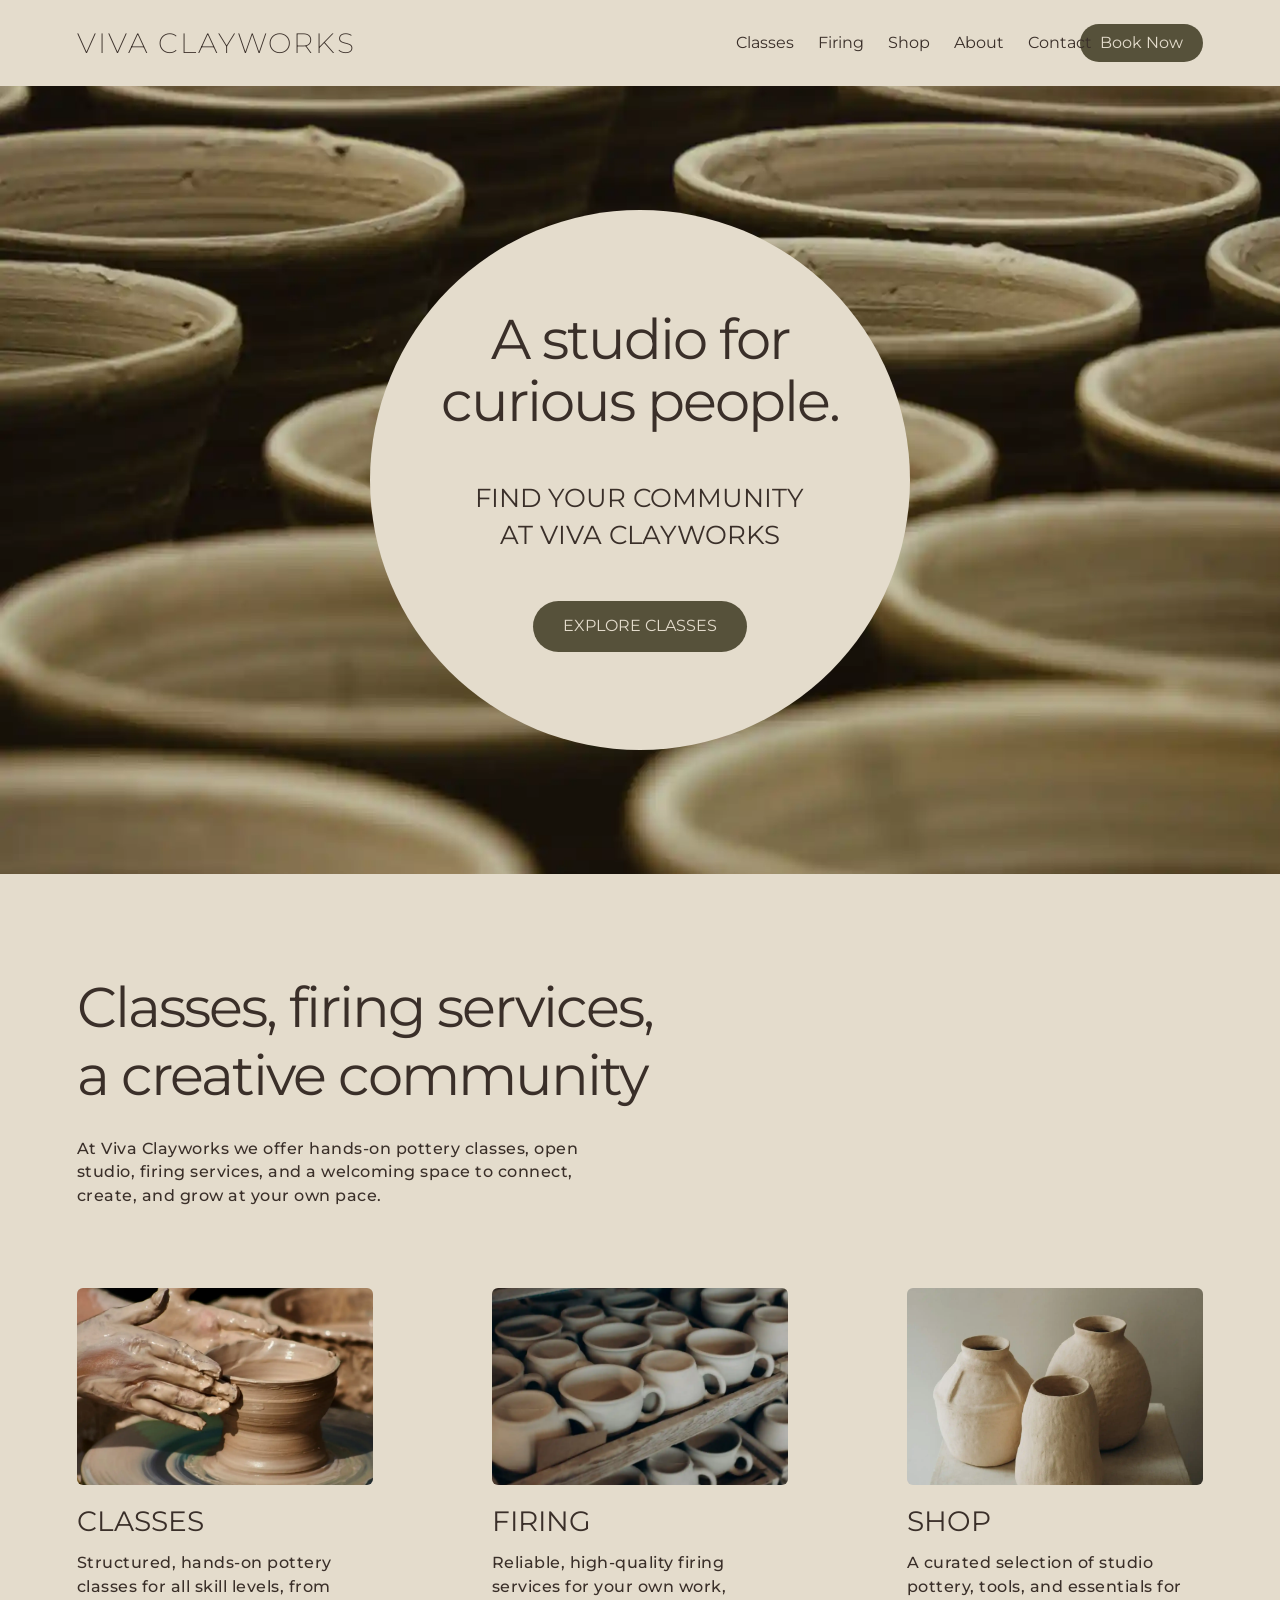
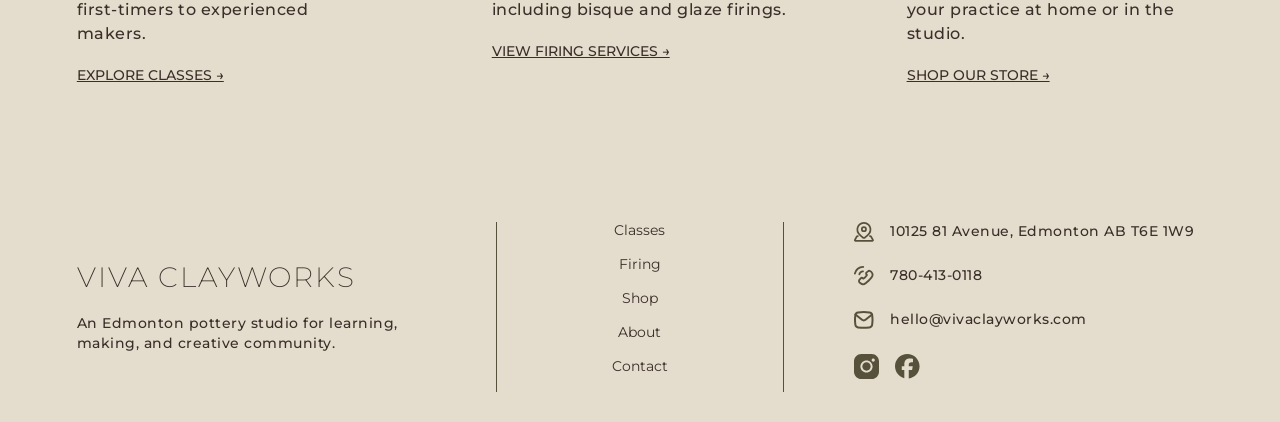
<file: index.html>
<!DOCTYPE html>
<html>
<head>

    <meta charset="utf-8">
    <meta name="viewport" content="width=device-width, initial-scale=1">
    <title>Home | Viva Clayworks</title>


    <!-- STYLES -->
    <link rel="stylesheet" type="text/css" href="normalize.css">
    <link rel="stylesheet" type="text/css" href="layout.css">
    <link rel="stylesheet" type="text/css" href="style.css">


    <!-- FONTS -->
    <link rel="preconnect" href="https://fonts.googleapis.com">
    <link rel="preconnect" href="https://fonts.gstatic.com" crossorigin>
    <link href="https://fonts.googleapis.com/css2?family=Montserrat:ital,wght@0,100..900;1,100..900&display=swap" rel="stylesheet">

</head>

<body>

<div> <!-- OPEN PAGE WRAPPER -->


<!-- HEADER -->
<header>

    <!-- NAVIGATION BAR -->
    <nav class="background-cream">

        <!-- CONTAINER -->
        <div class="container">

            <!-- ROW -->
            <div class="row row-align-center">

                <!-- LOGO COLUMN -->
                <div class="col col-lg-4">

                    <a class="logo" href="index.html">VIVA CLAYWORKS</a>

                </div> <!-- CLOSE LOGO COLUMN -->


                <!-- MENU COLUMN -->
                <div class="col col-lg-6">

                    <ul class="nav-menu">
                        <li><a>Classes</a></li>
                        <li><a href="firing.html">Firing</a></li>
                        <li><a>Shop</a></li>
                        <li><a href="about.html">About</a></li>
                        <li><a href="contact.html">Contact</a></li>
                    </ul>

                </div> <!-- CLOSE MENU COLUMN -->


                <!-- BUTTON COLUMN -->
                <div class="col col-lg-2 nav-button">

                    <a class="button">Book Now</a>

                </div> <!-- CLOSE BUTTON COLUMN -->

            </div> <!-- CLOSE ROW -->

        </div> <!-- CLOSE CONTAINER -->

    </nav> <!-- CLOSE NAVIGATION -->

</header> <!-- CLOSE HEADER -->





<!-- SECTION - HERO -->

<section class="hero-section">

    <!-- CONTAINER -->
    <div class="container">

        <!-- ROW -->
        <div class="row row-justify-center">

            <!-- HERO CONTENT COLUMN -->
            <div class="col col-lg-8">

                <!-- HERO CIRCLE -->
                <div class="hero-circle">

                    <!-- HERO TITLE -->
                    <h1>A studio for<br>curious people.</h1>

                    <!-- HERO SUBTITLE -->
                    <h2>FIND YOUR COMMUNITY<br>AT VIVA CLAYWORKS</h2>

                    <!-- HERO BUTTON -->
                    <a class="button" >EXPLORE CLASSES</a>

                </div> <!-- CLOSE HERO CIRCLE -->

            </div> <!-- CLOSE HERO CONTENT COLUMN -->

        </div> <!-- CLOSE ROW -->

    </div> <!-- CLOSE CONTAINER -->

</section> <!-- CLOSE HERO SECTION -->




<!-- SECTION - INTRODUCTION + SERVICES -->

<section class="home-intro background-cream">

    <!-- CONTAINER -->
    <div class="container">

        <!-- INTRODUCTION ROW -->
        <div class="row">

            <!-- TEXT COLUMN -->
            <div class="col col-lg-8">

                <!-- TITLE -->
                <h2>Classes, firing services,<br>
                    a creative community
                </h2>

                <!-- DESCRIPTION -->
                <p>
                    At Viva Clayworks we offer hands-on pottery classes,
                    open studio, firing services, and a welcoming space
                    to connect, create, and grow at your own pace.
                </p>

            </div> <!-- CLOSE TEXT COLUMN -->

        </div> <!-- CLOSE INTRODUCTION ROW -->


        <!-- SERVICES ROW -->
        <div class="row home-services">

            <!-- CLASSES COLUMN -->
            <div class="col col-lg-4">

                <!-- CLASSES CARD -->
                <div class="service-card service-left">

                    <!-- CLASSES IMAGE -->
                    <img class="service-image" src="images/home-classes.webp" alt="Pottery class">

                    <!-- CLASSES TITLE -->
                    <h3>CLASSES</h3>

                    <!-- CLASSES DESCRIPTION -->
                    <p>
                        Structured, hands-on pottery classes for all skill
                        levels, from first-timers to experienced makers.
                    </p>

                    <!-- CLASSES LINK -->
                    <a class="service-link" href="#">EXPLORE CLASSES →</a>

                </div> <!-- CLOSE CLASSES CARD -->

            </div> <!-- CLOSE CLASSES COLUMN -->


            <!-- FIRING COLUMN -->
            <div class="col col-lg-4">

                <!-- FIRING CARD -->
                <div class="service-card service-center">

                    <!-- FIRING IMAGE -->
                    <img class="service-image" src="images/home-firing.webp" alt="Pottery ready for firing">

                    <!-- FIRING TITLE -->
                    <h3>FIRING</h3>

                    <!-- FIRING DESCRIPTION -->
                    <p>
                        Reliable, high-quality firing services for your
                        own work, including bisque and glaze firings.
                    </p>

                    <!-- FIRING LINK -->
                    <a class="service-link" href="firing.html">VIEW FIRING SERVICES →</a>

                </div> <!-- CLOSE FIRING CARD -->

            </div> <!-- CLOSE FIRING COLUMN -->


            <!-- SHOP COLUMN -->
            <div class="col col-lg-4">

                <!-- SHOP CARD -->
                <div class="service-card service-right">

                    <!-- SHOP IMAGE -->
                    <img class="service-image" src="images/home-shop.webp" alt="Handmade pottery">

                    <!-- SHOP TITLE -->
                    <h3>SHOP</h3>

                    <!-- SHOP DESCRIPTION -->
                    <p>
                        A curated selection of studio pottery, tools,
                        and essentials for your practice at home or
                        in the studio.
                    </p>

                    <!-- SHOP LINK -->
                    <a class="service-link" href="#">SHOP OUR STORE →</a>

                </div> <!-- CLOSE SHOP CARD -->

            </div> <!-- CLOSE SHOP COLUMN -->

        </div> <!-- CLOSE SERVICES ROW -->

    </div> <!-- CLOSE CONTAINER -->

</section> <!-- CLOSE INTRODUCTION + SERVICES SECTION -->






<!-- FOOTER -->
<footer class="background-cream">

    <!-- CONTAINER -->
    <div class="container">

        <!-- ROW -->
        <div class="row">

            <!-- LOGO + DESCRIPTION COLUMN -->
            <div class="col col-lg-4 footer-brand">

                <!-- LOGO -->
                <h3 class="logo">VIVA CLAYWORKS</h3>

                <!-- DESCRIPTION -->
                <p>
                    An Edmonton pottery studio for learning,
                    making, and creative community.
                </p>

            </div> <!-- CLOSE LOGO + DESCRIPTION COLUMN -->


                <!-- NAVIGATION COLUMN -->
    <div class="col col-lg-4">

        <!-- FOOTER NAVIGATION -->
            <div class="footer-navigation">

                    <!-- FOOTER MENU -->
                    <ul class="footer-menu">
                        <li><a href="#">Classes</a></li>
                        <li><a href="firing.html">Firing</a></li>
                        <li><a href="#">Shop</a></li>
                        <li><a href="about.html">About</a></li>
                        <li><a href="contact.html">Contact</a></li>
                    </ul>

            </div> <!-- CLOSE FOOTER NAVIGATION -->

    </div> <!-- CLOSE NAVIGATION COLUMN -->


            <!-- CONTACT COLUMN -->
            <div class="col col-lg-4 footer-contact-column">

                <!-- CONTACT INFORMATION -->
                <div class="footer-contact">

                    <!-- LOCATION ROW -->
                    <div class="footer-contact-row">

                        <img class="footer-contact-icon" src="icons/footer-map.svg" alt="Location">

                        <p>10125 81 Avenue, Edmonton AB T6E 1W9</p>

                    </div> <!-- CLOSE LOCATION ROW -->


                    <!-- PHONE ROW -->
                    <div class="footer-contact-row">

                        <img class="footer-contact-icon" src="icons/footer-phone.svg" alt="Phone">

                        <p>780-413-0118</p>

                    </div> <!-- CLOSE PHONE ROW -->


                    <!-- EMAIL ROW -->
                    <div class="footer-contact-row">

                        <img class="footer-contact-icon" src="icons/footer-email.svg" alt="Email">

                        <p>hello@vivaclayworks.com</p>

                    </div> <!-- CLOSE EMAIL ROW -->

                </div> <!-- CLOSE CONTACT INFORMATION -->


                <!-- SOCIAL MEDIA -->
                <div class="footer-social">

                    <!-- INSTAGRAM -->
                    <a href="#">
                        <img class="footer-social-icon" src="icons/footer-instagram.svg" alt="Instagram">
                    </a>

                    <!-- FACEBOOK -->
                    <a href="#">
                        <img class="footer-social-icon" src="icons/footer-facebook.svg" alt="Facebook">
                    </a>

                </div> <!-- CLOSE SOCIAL MEDIA -->

            </div> <!-- CLOSE CONTACT COLUMN -->

        </div> <!-- CLOSE ROW -->

    </div> <!-- CLOSE CONTAINER -->

</footer> <!-- CLOSE FOOTER -->


</div> <!-- CLOSE PAGE WRAPPER -->

</body>
</html>
</file>
<file: layout.css>
/* ------------------- */
/* ---- CONTAINERS --- */
/* ------------------- */


.container {
    display: block;
    width: 88%;
    max-width: 1400px;
    margin: 0 auto; /*0 is topbottom, auto is leftright*/

}


/* across screen */

.container-full {
    width: 100%;
}




/* ------------------- */
/* ------- ROWS ------ */
/* ------------------- */


.row {
    display: flex;
    flex-wrap: wrap;
    align-content: stretch;
    margin: 0px -20px;
}

.row-justify-end { 
    justify-content: flex-end;
}


.row-justify-center {
    justify-content: center;

}


.row-justify-between {
        justify-content: space-between;
}


.row-align-end {
    align-items: flex-end;
}


.row-align-center {
    align-items: center;
}


/* ------------------- */
/* ------ COLUMNS ---- */
/* ------------------- */


.col {
flex-grow: 1;
flex-shrink: 1;
flex-basis: 0%;
padding: 0px 20px;
box-sizing: border-box;

}

.col-lg-1 {
    flex: 0 0 8.33%;
    max-width: 8.33%;

}

.col-lg-2 {
    flex: 0 0 16.66%;
    max-width: 16.66%;
}

.col-lg-3 {
    flex: 0 0 25%;
    max-width: 25%;
}

.col-lg-4 {
    flex: 0 0 33.33%;
    max-width: 33.33%;
}

.col-lg-5 {
    flex: 0 0 41.67%;
    max-width: 41.67%;
}

.col-lg-6 {
    flex: 0 0 50%;
    max-width: 50%;
}

.col-lg-7 {
    flex: 0 0 58.33%;
    max-width: 58.33%;
}

.col-lg-8 {
    flex: 0 0 66.67%;
    max-width: 66.67%;
}

.col-lg-9 {
    flex: 0 0 75%;
    max-width: 75%;
}

.col-lg-10 {
    flex: 0 0 83.33%;
    max-width: 83.33%;

}

.col-lg-11 {
    flex: 0 0 91.67%;
    max-width: 91.67%;
}

.col-lg-12 {
    flex: 0 0 100%;
    max-width: 100%;
}


/* ------------------- */
/* ------ MOBILE ----- */
/* ------------------- */

@media screen and (max-width: 478px) {

    .col-sm-1 {
        flex: 0 0 8.33%;
        max-width: 8.33%;
    }

    .col-sm-2 {
        flex: 0 0 16.66%;
        max-width: 16.66%;
    }

    .col-sm-3 {
        flex: 0 0 25%;
        max-width: 25%;
    }

    .col-sm-4 {
        flex: 0 0 33.33%;
        max-width: 33.33%;
    }

    .col-sm-5 {
        flex: 0 0 41.66%;
        max-width: 41.66%;
    }

    .col-sm-6 {
        flex: 0 0 50%;
        max-width: 50%;
    }

    .col-sm-7 {
        flex: 0 0 58.33%;
        max-width: 58.33%;
    }


} /* CLOSE MOBILE MEDIA QUERY */
</file>
<file: style.css>
/* GLOBAL STYLES */


/* COLOURS */

/*
#F6F0E7;  Cream
#E4DCCC;  Off-White
#56513A;  Olive
#BBB8A8;  Sage Grey
#3A2F29;  Dark Brown
*/


/* BACKGROUND COLOURS */

.background-cream {
    background-color: #E4DCCC; /* Off–White */
}



/* TYPE STYLES */

/* .montserrat-<uniquifier> {
  font-family: "Montserrat", sans-serif;
  font-optical-sizing: auto;
  font-weight: <weight>;
  font-style: normal;
} */


h1 {
    font-family: "Montserrat", sans-serif;
    color: #3A2F29; /* Dark Brown */
    font-size: 70px;
    line-height: 109px;
    letter-spacing: -5px;
    font-weight: 400;
}

h2 {
    font-family: "Montserrat", sans-serif;
    color: #3A2F29; /* Dark Brown */
    font-size: 28px;
    line-height: 109px;
    letter-spacing: 0px;
    font-weight: 400;
}

h3 {
    font-family: "Montserrat", sans-serif;
    color: #3A2F29; /* Dark Brown */
    font-size: 32px;
    line-height: 109px;
    letter-spacing: 0px;
    font-weight: 400;
}

p {
    font-family: "Montserrat", sans-serif;
    color: #3A2F29; /* Dark Brown */
    font-size: 16px;
    line-height: 148px;
    letter-spacing: 0.5px;
    font-weight: 500;
}


/* LOGO */

.logo {
    font-family: "Montserrat", sans-serif;
    font-size: 28px;
    font-weight: 200;
    letter-spacing: 2px;
    color: #3A2F29; /* Dark Brown */
    text-decoration: none;
    display: block;
}



/* ------------------- */
/* --- NAVIGATION ---- */
/* ------------------- */


/* NAVIGATION SPACING */

nav {
    padding: 24px 0px;
}


/* NAVIGATION MENU */

.nav-menu {
    display: flex;
    justify-content: flex-end;
    list-style-type: none;
    padding: 0;
    margin: 0;
    left: 95px;
    font-family: "Montserrat", sans-serif;
    font-size: 16px;
    font-weight: 400;
    position: relative;
}

.nav-menu li {
    margin: 0px 12px;
}


/* NAVIGATION + FOOTER LINKS */

.nav-menu a,
.footer-menu a {
    color: #3A2F29; /* Dark Brown */
    text-decoration: none;
}


/* NAVIGATION BUTTON */

.nav-button {
    text-align: right;
}


/* BUTTON & LINK STYLES */

.button {
    background-color: #56513A; /* Olive */
    padding: 10px 20px;
    border-radius: 360px;
    font-family: "Montserrat", sans-serif;
    font-size: 16px;
    color: #E4DCCC; /* Off–White */
    text-decoration: none;
    display: inline-block;
}


/* HERO BUTTON */

.hero-circle .button {
    padding: 16px 30px;
    font-size: 16px;
}


/* ------------------- */
/* ------- HOME ------ */
/* ------------------- */


/* HERO SECTION */

.hero-section {
    background-image: url("images/home-hero.webp");
    background-size: cover;
    background-position: center;
    padding: 124px 0px;
}




/* HERO CIRCLE */

.hero-circle {
    background-color: #E4DCCC; /* Off–White */
    width: 540px;
    height: 540px;
    border-radius: 360px;
    margin: 0px auto;
    display: flex;
    flex-direction: column;
    justify-content: center;
    align-items: center;
    text-align: center;
    box-sizing: border-box;
    padding: 60px;
}


/* HERO TITLE */

.hero-circle h1 {
    font-size: 56px;
    line-height: 110%;
    letter-spacing: -2px;
    margin: 0px 0px 48px 0px;
}




/* HERO SUBTITLE */

.hero-circle h2 {
    font-size: 26px;
    line-height: 140%;
    letter-spacing: 0px;
    margin: 0px 0px 48px 0px;
}



/* INTRODUCTION DESCRIPTION */

.home-intro {
    padding: 100px 0px;
}

.home-intro p {
    max-width: 520px;
    line-height: 148%;
    margin: 0px;
}


/* INTRODUCTION TITLE */

.home-intro h2 {
    font-size: 56px;
    line-height: 120%;
    letter-spacing: -2px;
    margin: 0px 0px 28px 0px;
}


/* SERVICE DESCRIPTIONS */

.home-services p {
    font-size: 16px;
    line-height: 148%;
    max-width: 340px;
    margin: 0px 0px 20px 0px;
}


/* SERVICES ROW */

.home-services {
    margin-top: 80px;
}


/* SERVICE CARDS */

.service-card {
    width: 85%;
}


/* SERVICE CARD ALIGNMENT */

.service-left {
    margin: 0px auto 0px 0px;
}

.service-center {
    margin: 0px auto;
}

.service-right {
    margin: 0px 0px 0px auto;
}


/* SERVICE IMAGES */

.service-image {
    width: 100%;
    aspect-ratio: 3 / 2;
    object-fit: cover;
    border-radius: 6px;
    display: block;
}


/* SERVICE TITLES */

.home-services h3 {
    font-size: 28px;
    line-height: 120%;
    margin: 20px 0px 12px 0px;
}


/* SERVICE DESCRIPTIONS */

.home-services p {
    font-size: 16px;
    line-height: 148%;
    margin: 0px 0px 20px 0px;
}


/* SERVICE LINKS */

.service-link {
    font-family: "Montserrat", sans-serif;
    font-size: 14px;
    font-weight: 500;
    color: #3A2F29; /* Dark Brown */
    text-decoration: underline;
}







/* ------------------- */
/* ----- CONTACT ----- */
/* ------------------- */





/* ------------------- */
/* ------ FIRING ----- */
/* ------------------- */





/* ------------------- */
/* ------ FOOTER ----- */
/* ------------------- */


/* FOOTER SPACING */

footer {
    padding: 38px 0px 30px 0px;
}


/* LOGO + DESCRIPTION */

footer .logo {
    line-height: 120%;
    margin: 0px;
}

footer p {
    font-size: 14px;
    line-height: 140%;
    margin: 20px 0px 0px 0px;
}

.footer-brand {
    display: flex;
    flex-direction: column;
    justify-content: center;
}


/* FOOTER NAVIGATION */

.footer-navigation {
    display: flex;
    justify-content: center;
    align-items: flex-start;
    border-left: 1px solid #56513A; /* Olive */
    border-right: 1px solid #56513A; /* Olive */
    height: 170px;
    margin: 0px 30px; 
}

.footer-menu {
    list-style-type: none;
    padding: 0px;
    margin: 0px;
    font-family: "Montserrat", sans-serif;
    font-size: 14px;
    text-align: center;
}

.footer-menu li {
    margin-bottom: 18px;
}


/* FOOTER CONTACT */

.footer-contact-column {
    display: flex;
    flex-direction: column;
    height: 170px;
}

.footer-contact {
    margin: 0px;
    display: flex;
    flex-direction: column;
    gap: 24px;
}

.footer-contact-row {
    display: flex;
    align-items: center;
    gap: 16px;
}

.footer-contact-row p {
    margin: 0px;
}

.footer-contact-icon {
    width: 20px;
    height: 20px;
}


/* FOOTER SOCIAL MEDIA */

.footer-social {
    display: flex;
    justify-content: flex-start;
    gap: 16px;
    margin-top: 24px;
}

.footer-social-icon {
    width: 25px;
    height: 25px;
    display: block;
}



/* ------------------- */
/* ------ MOBILE ----- */
/* ------------------- */

@media screen and (max-width: 478px) {


} /* CLOSE MOBILE MEDIA QUERY */
</file>
